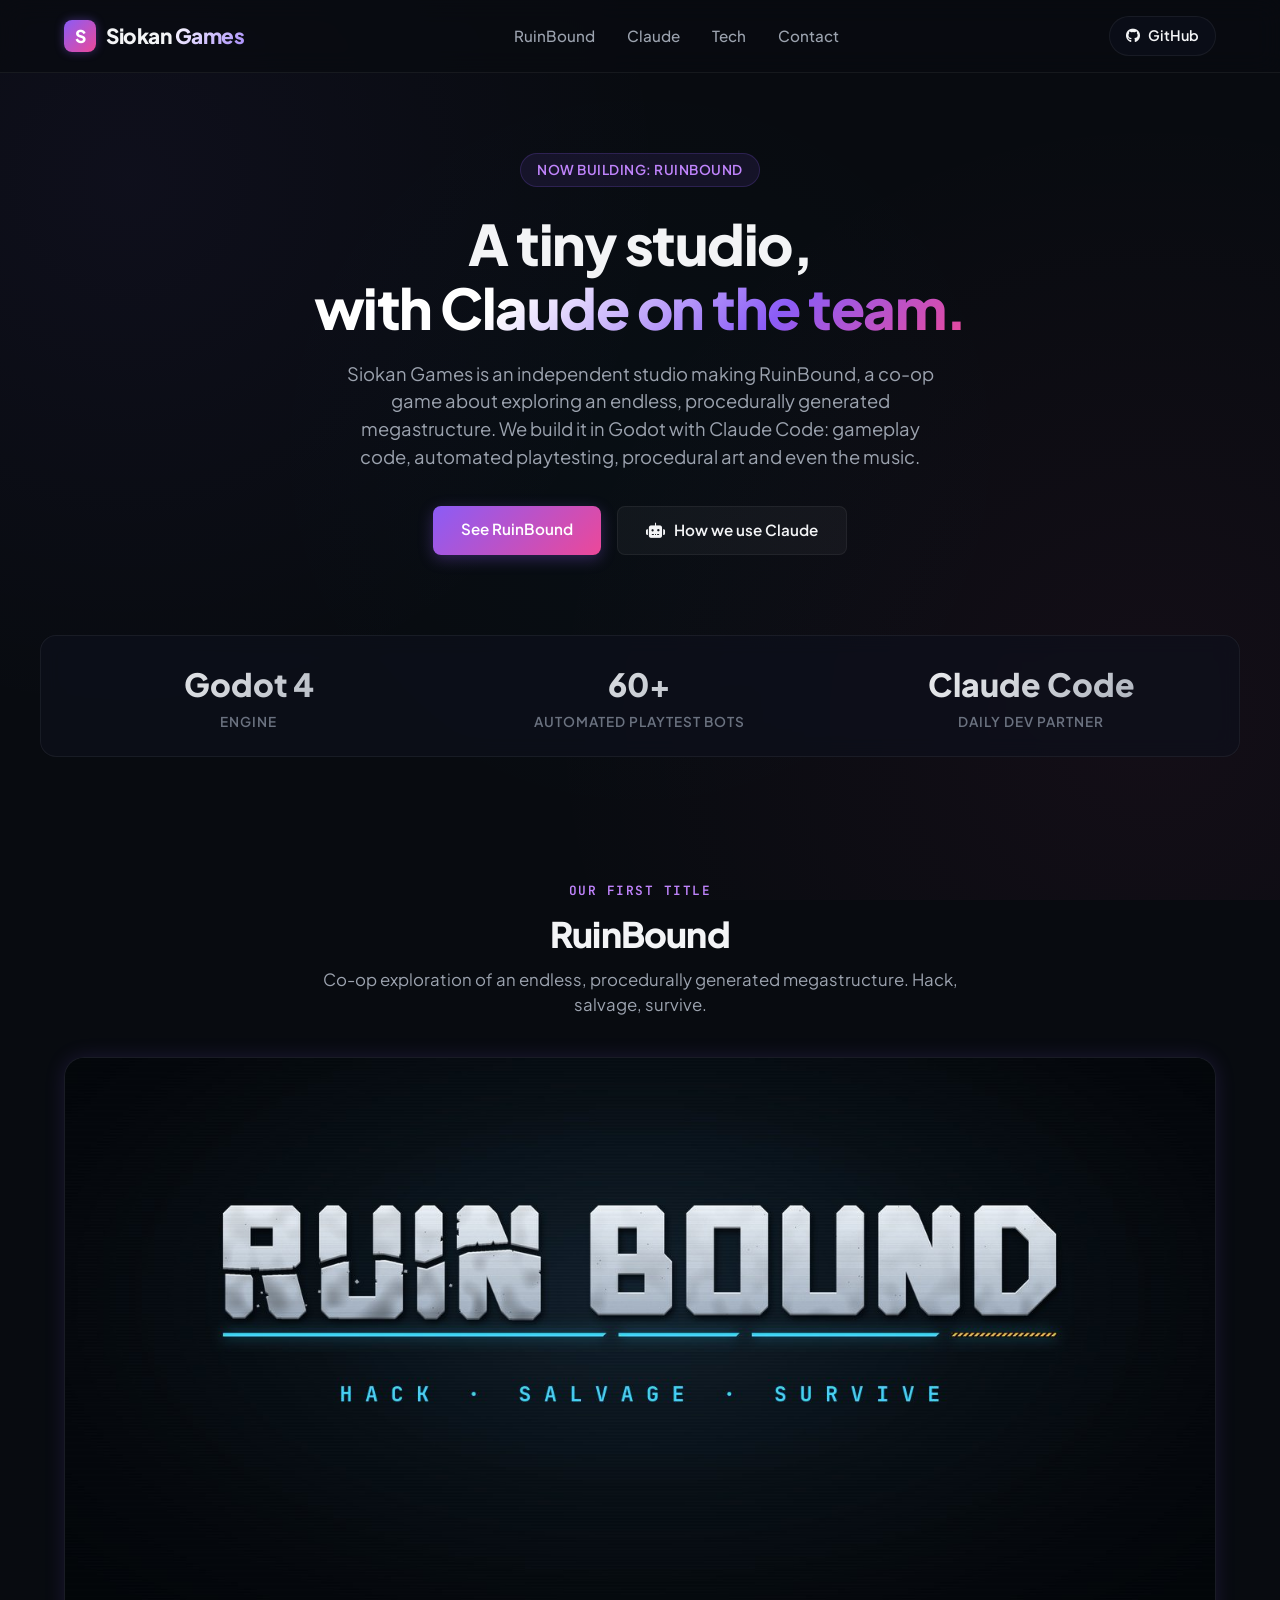
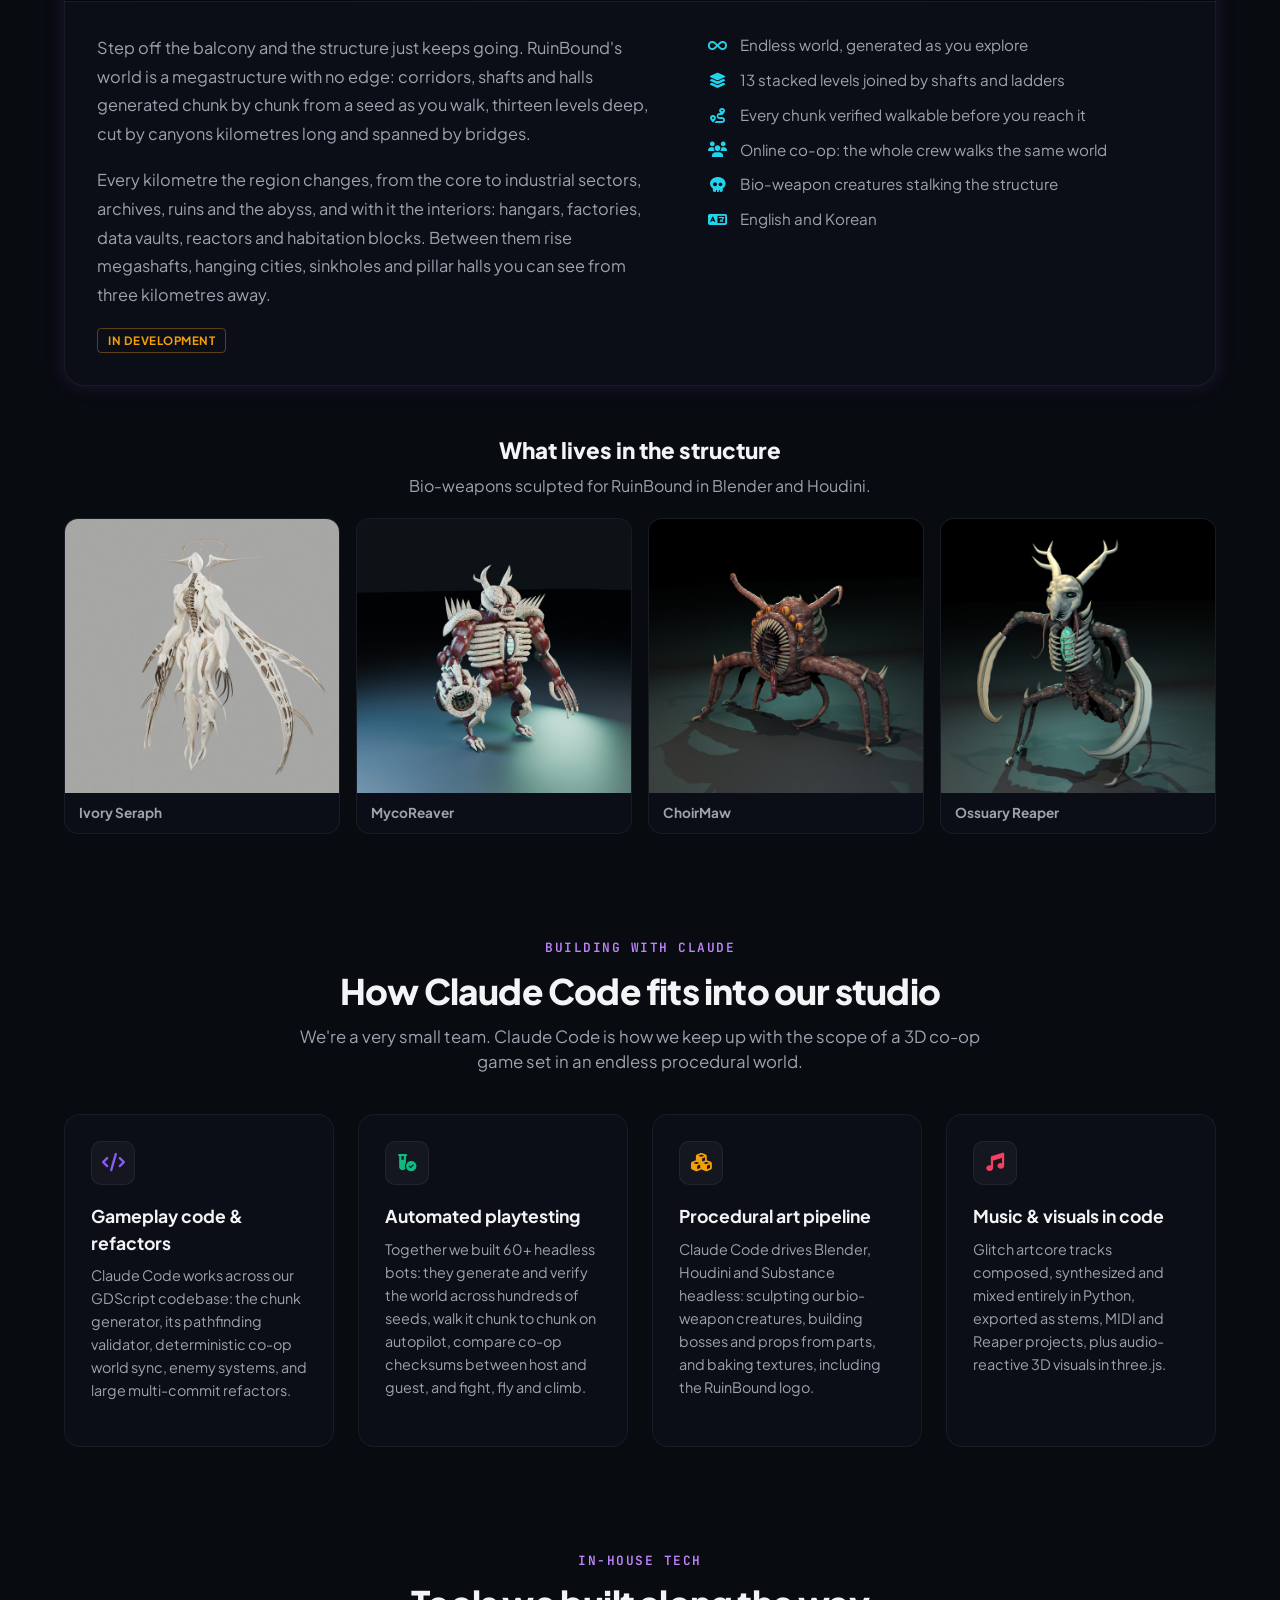
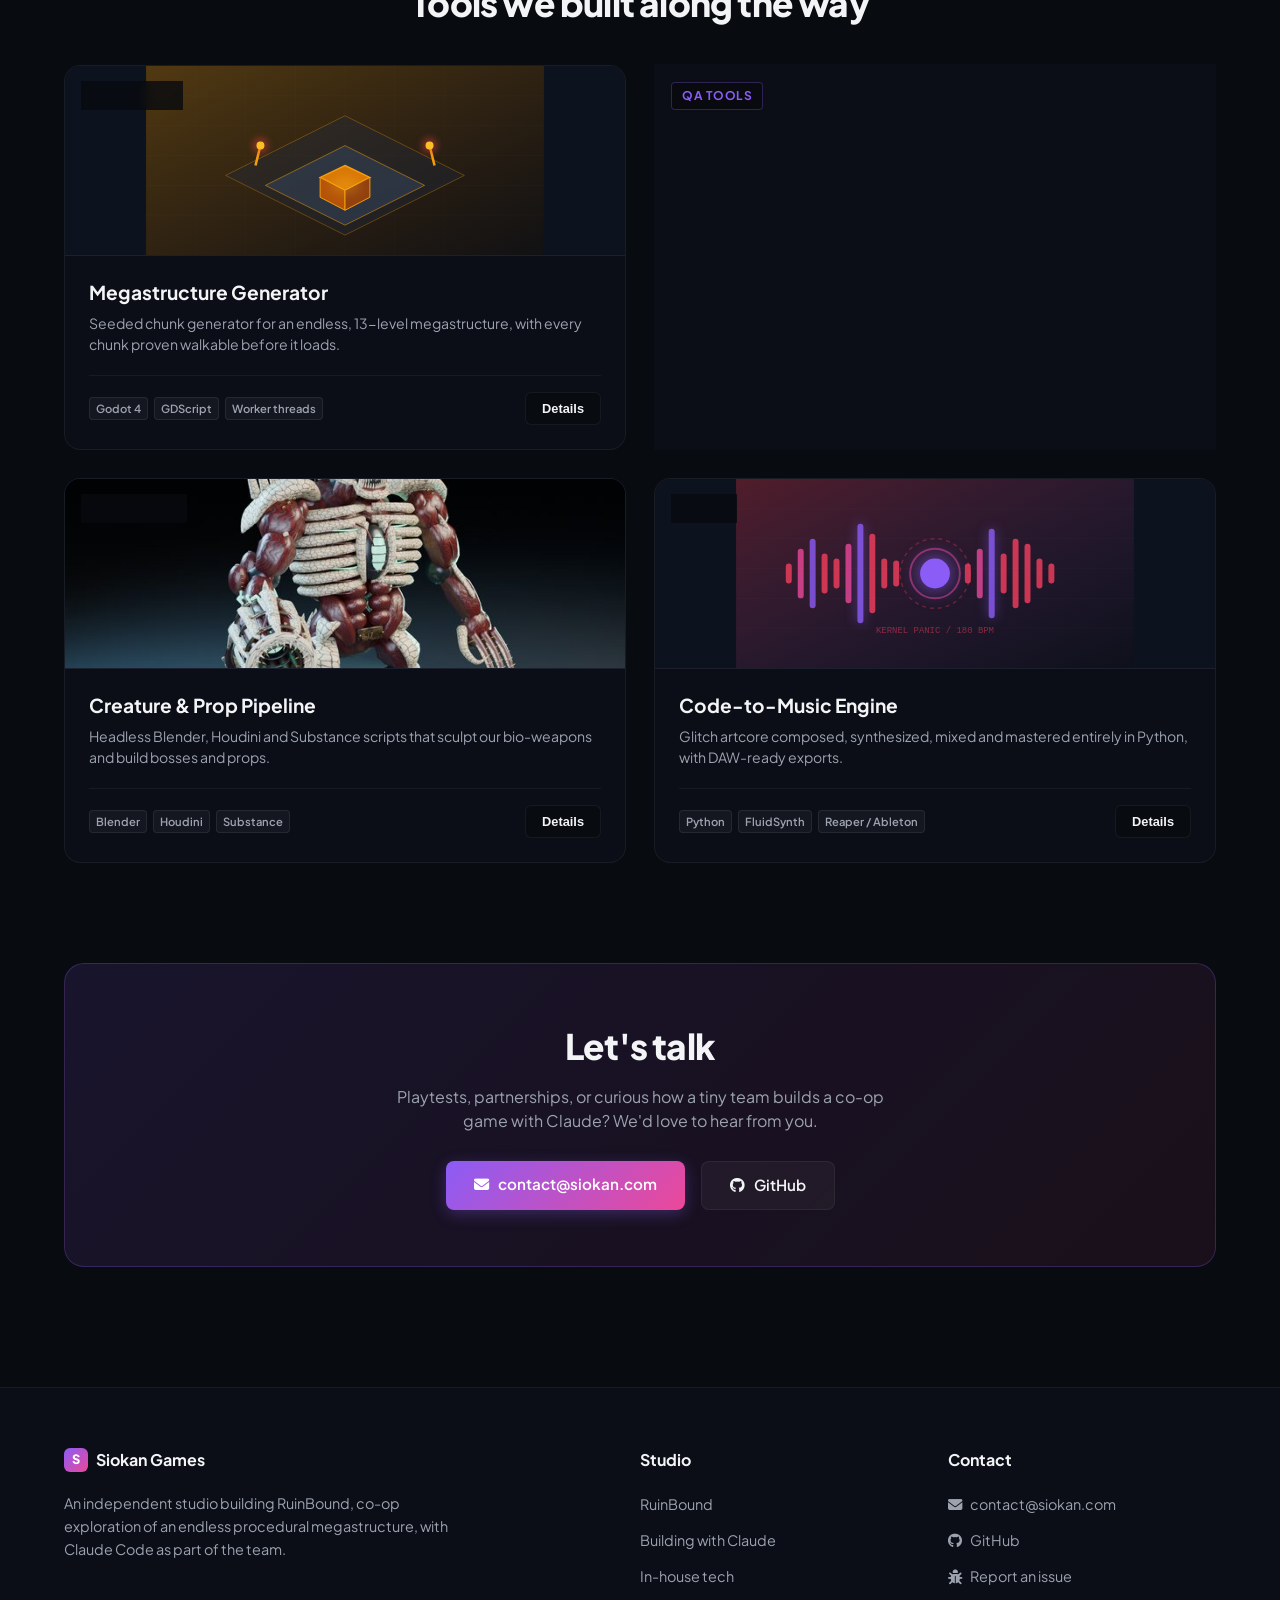
<file: index.html>
<!DOCTYPE html>
<html lang="en">
<head>
  <meta charset="utf-8">
  <meta name="viewport" content="width=device-width, initial-scale=1.0">
  <title>Siokan Games - Indie Studio Building RuinBound with Claude</title>
  <meta name="description" content="Siokan Games is a small indie studio building RuinBound, a co-op exploration game set in an endless procedural megastructure, with Claude Code across gameplay code, automated playtesting, procedural art and music.">
  <meta name="author" content="Siokan Games">
  <meta property="og:title" content="Siokan Games - Building RuinBound with Claude">
  <meta property="og:description" content="A small indie studio building RuinBound, co-op exploration of an endless procedural megastructure, with Claude Code as part of the team.">
  <meta property="og:url" content="https://siokan.com">
  <meta property="og:image" content="https://siokan.com/img/ruinbound-key.jpg">
  <meta property="og:type" content="website">
  <link rel="icon" href="img/ruinbound-icon.png">
  <link rel="stylesheet" href="style.css?v=5">

  <!-- FontAwesome for Icons -->
  <link rel="stylesheet" href="https://cdnjs.cloudflare.com/ajax/libs/font-awesome/6.4.0/css/all.min.css">
</head>
<body>

  <!-- Navigation Bar -->
  <header>
    <div class="container header-inner">
      <a href="#" class="logo">
        <div class="logo-icon">S</div>
        <div class="logo-text">Siokan <span>Games</span></div>
      </a>
      <ul class="nav-links">
        <li><a href="#game">RuinBound</a></li>
        <li><a href="#claude">Claude</a></li>
        <li><a href="#tech">Tech</a></li>
        <li><a href="#contact">Contact</a></li>
      </ul>
      <a href="https://github.com/Psocy" class="social-btn" target="_blank">
        <i class="fab fa-github"></i> GitHub
      </a>
    </div>
  </header>

  <!-- Hero Section -->
  <section class="hero container">
    <span class="hero-badge">NOW BUILDING: RUINBOUND</span>
    <h1>A tiny studio,<br><span class="gradient">with Claude on the team.</span></h1>
    <p class="hero-subtitle">
      Siokan Games is an independent studio making RuinBound, a co-op game about exploring an endless,
      procedurally generated megastructure. We build it in Godot with Claude Code: gameplay code, automated playtesting, procedural art and even the music.
    </p>
    <div class="hero-ctas">
      <a href="#game" class="btn-primary">See RuinBound</a>
      <a href="#claude" class="btn-secondary">
        <i class="fas fa-robot" style="margin-right: 6px;"></i> How we use Claude
      </a>
    </div>
  </section>

  <!-- Focus Strip -->
  <section class="stats container">
    <div class="stats-grid">
      <div class="stat-item">
        <h3>Godot 4</h3>
        <p>Engine</p>
      </div>
      <div class="stat-item">
        <h3>60+</h3>
        <p>Automated playtest bots</p>
      </div>
      <div class="stat-item">
        <h3>Claude Code</h3>
        <p>Daily dev partner</p>
      </div>
    </div>
  </section>

  <!-- Game Section -->
  <section class="section container" id="game">
    <div class="section-head">
      <span class="section-eyebrow">Our first title</span>
      <h2>RuinBound</h2>
      <p>Co-op exploration of an endless, procedurally generated megastructure. Hack, salvage, survive.</p>
    </div>
    <div class="game-card">
      <img src="img/ruinbound-key.jpg" alt="RuinBound logo: Hack, Salvage, Survive" class="game-key" width="1440" height="680">
      <div class="game-body">
        <div class="studio-grid">
          <div class="studio-text">
            <p>
              Step off the balcony and the structure just keeps going. RuinBound's world is a megastructure with no edge:
              corridors, shafts and halls generated chunk by chunk from a seed as you walk, thirteen levels deep,
              cut by canyons kilometres long and spanned by bridges.
            </p>
            <p>
              Every kilometre the region changes, from the core to industrial sectors, archives, ruins and the abyss, and
              with it the interiors: hangars, factories, data vaults, reactors and habitation blocks. Between them rise
              megashafts, hanging cities, sinkholes and pillar halls you can see from three kilometres away.
            </p>
            <span class="status-tag rnd">In development</span>
          </div>
          <ul class="game-facts">
            <li><i class="fas fa-infinity"></i> Endless world, generated as you explore</li>
            <li><i class="fas fa-layer-group"></i> 13 stacked levels joined by shafts and ladders</li>
            <li><i class="fas fa-route"></i> Every chunk verified walkable before you reach it</li>
            <li><i class="fas fa-users"></i> Online co-op: the whole crew walks the same world</li>
            <li><i class="fas fa-skull"></i> Bio-weapon creatures stalking the structure</li>
            <li><i class="fas fa-language"></i> English and Korean</li>
          </ul>
        </div>
      </div>
    </div>

    <div class="creature-head">
      <h3>What lives in the structure</h3>
      <p>Bio-weapons sculpted for RuinBound in Blender and Houdini.</p>
    </div>
    <div class="creature-grid">
      <figure><img src="img/ivory-seraph.jpg" alt="Ivory Seraph" loading="lazy" width="640" height="640"><figcaption>Ivory Seraph</figcaption></figure>
      <figure><img src="img/mycoreaver.jpg" alt="MycoReaver" loading="lazy" width="640" height="640"><figcaption>MycoReaver</figcaption></figure>
      <figure><img src="img/choirmaw.jpg" alt="ChoirMaw" loading="lazy" width="640" height="640"><figcaption>ChoirMaw</figcaption></figure>
      <figure><img src="img/ossuary-reaper.jpg" alt="Ossuary Reaper" loading="lazy" width="640" height="640"><figcaption>Ossuary Reaper</figcaption></figure>
    </div>
  </section>

  <!-- Claude Section -->
  <section class="section container" id="claude">
    <div class="section-head">
      <span class="section-eyebrow">Building with Claude</span>
      <h2>How Claude Code fits into our studio</h2>
      <p>We're a very small team. Claude Code is how we keep up with the scope of a 3D co-op game set in an endless procedural world.</p>
    </div>
    <div class="feature-grid">
      <div class="feature-card">
        <div class="feature-icon" style="color: var(--accent-primary);"><i class="fas fa-code"></i></div>
        <h3>Gameplay code &amp; refactors</h3>
        <p>Claude Code works across our GDScript codebase: the chunk generator, its pathfinding validator, deterministic co-op world sync, enemy systems, and large multi-commit refactors.</p>
      </div>
      <div class="feature-card">
        <div class="feature-icon" style="color: var(--accent-green);"><i class="fas fa-vial-circle-check"></i></div>
        <h3>Automated playtesting</h3>
        <p>Together we built 60+ headless bots: they generate and verify the world across hundreds of seeds, walk it chunk to chunk on autopilot, compare co-op checksums between host and guest, and fight, fly and climb.</p>
      </div>
      <div class="feature-card">
        <div class="feature-icon" style="color: var(--accent-amber);"><i class="fas fa-cubes"></i></div>
        <h3>Procedural art pipeline</h3>
        <p>Claude Code drives Blender, Houdini and Substance headless: sculpting our bio-weapon creatures, building bosses and props from parts, and baking textures, including the RuinBound logo.</p>
      </div>
      <div class="feature-card">
        <div class="feature-icon" style="color: var(--accent-rose);"><i class="fas fa-music"></i></div>
        <h3>Music &amp; visuals in code</h3>
        <p>Glitch artcore tracks composed, synthesized and mixed entirely in Python, exported as stems, MIDI and Reaper projects, plus audio-reactive 3D visuals in three.js.</p>
      </div>
    </div>
  </section>

  <!-- In-house Tech Section -->
  <section class="section container" id="tech">
    <div class="section-head">
      <span class="section-eyebrow">In-house tech</span>
      <h2>Tools we built along the way</h2>
    </div>
    <div class="assets-grid" id="assets-grid">
      <!-- Generated dynamically by app.js -->
    </div>
  </section>

  <!-- Tech Details Modal -->
  <div class="modal-overlay" id="modal-overlay">
    <div class="modal-container">
      <button class="modal-close" id="modal-close">
        <i class="fas fa-times"></i>
      </button>
      <!-- SVG dynamic graphic header representation -->
      <div class="modal-header-graphic" id="modal-graphic">
        <!-- SVG injected by JS -->
      </div>
      <div class="modal-content">
        <div class="modal-title-row">
          <h2 id="modal-title">Title</h2>
        </div>
        <div class="modal-tags" id="modal-tags">
          <!-- Tags injected by JS -->
        </div>
        <p class="modal-desc" id="modal-desc"></p>
        <div class="modal-features">
          <h4>Key Features</h4>
          <ul class="features-list" id="modal-features-list">
            <!-- Features injected by JS -->
          </ul>
        </div>
        <div class="modal-actions">
          <button onclick="closeModal()" class="btn-secondary">Close</button>
        </div>
      </div>
    </div>
  </div>

  <!-- Contact Section -->
  <section class="section container" id="contact">
    <div class="contact-card">
      <h2>Let's talk</h2>
      <p>Playtests, partnerships, or curious how a tiny team builds a co-op game with Claude? We'd love to hear from you.</p>
      <div class="hero-ctas">
        <a href="mailto:contact@siokan.com" class="btn-primary">
          <i class="fas fa-envelope" style="margin-right: 6px;"></i> contact@siokan.com
        </a>
        <a href="https://github.com/Psocy" class="btn-secondary" target="_blank">
          <i class="fab fa-github" style="margin-right: 6px;"></i> GitHub
        </a>
      </div>
    </div>
  </section>

  <!-- Footer -->
  <footer class="footer-info" id="about">
    <div class="container footer-grid">
      <div class="footer-col">
        <h4 style="display: flex; align-items: center; gap: 8px;">
          <span style="background: linear-gradient(135deg, var(--accent-primary), var(--accent-secondary)); width: 24px; height: 24px; border-radius: 6px; display: inline-flex; align-items: center; justify-content: center; font-size: 0.8rem; font-weight: 800; color: white;">S</span>
          Siokan Games
        </h4>
        <p style="margin-top: 15px; max-width: 400px;">
          An independent studio building RuinBound, co-op exploration of an endless procedural megastructure, with Claude Code as part of the team.
        </p>
      </div>
      <div class="footer-col">
        <h4>Studio</h4>
        <ul class="footer-links">
          <li><a href="#game">RuinBound</a></li>
          <li><a href="#claude">Building with Claude</a></li>
          <li><a href="#tech">In-house tech</a></li>
        </ul>
      </div>
      <div class="footer-col">
        <h4>Contact</h4>
        <ul class="footer-links">
          <li><a href="mailto:contact@siokan.com"><i class="fas fa-envelope" style="margin-right: 6px;"></i> contact@siokan.com</a></li>
          <li><a href="https://github.com/Psocy" target="_blank"><i class="fab fa-github" style="margin-right: 6px;"></i> GitHub</a></li>
          <li><a href="https://github.com/Psocy/Homepage/issues" target="_blank"><i class="fas fa-bug" style="margin-right: 6px;"></i> Report an issue</a></li>
        </ul>
      </div>
    </div>
    <div class="container copyright">
      <p>&copy; 2026 Siokan Games. All rights reserved.</p>
    </div>
  </footer>

  <script src="app.js?v=5"></script>
</body>
</html>
</file>
<file: style.css>
@import url('https://fonts.googleapis.com/css2?family=Plus+Jakarta+Sans:wght@300;400;500;600;700;800&family=JetBrains+Mono:wght@400;500;600&display=swap');

:root {
  --bg-dark: #080B10;
  --bg-card: rgba(13, 17, 28, 0.7);
  --bg-card-hover: rgba(20, 26, 42, 0.85);
  --border-glass: rgba(255, 255, 255, 0.06);
  --border-glass-hover: rgba(255, 255, 255, 0.12);
  
  --accent-primary: #8b5cf6; /* Violet */
  --accent-secondary: #ec4899; /* Pink */
  --accent-cyan: #06b6d4; /* Cyan */
  --accent-amber: #f59e0b; /* Amber */
  --accent-rose: #f43f5e; /* Rose */
  --accent-green: #10b981; /* Green */
  
  --text-main: #f3f4f6;
  --text-muted: #9ca3af;
  --text-dim: #6b7280;
  
  --font-sans: 'Plus Jakarta Sans', -apple-system, BlinkMacSystemFont, "Segoe UI", Roboto, sans-serif;
  --font-mono: 'JetBrains Mono', monospace;
  
  --shadow-glow: 0 0 20px rgba(139, 92, 246, 0.15);
  --shadow-glow-hover: 0 0 35px rgba(139, 92, 246, 0.3);
  
  --transition-smooth: all 0.3s cubic-bezier(0.4, 0, 0.2, 1);
}

* {
  box-sizing: border-box;
  margin: 0;
  padding: 0;
}

body {
  background-color: var(--bg-dark);
  color: var(--text-main);
  font-family: var(--font-sans);
  min-height: 100vh;
  overflow-x: hidden;
  line-height: 1.5;
  background-image: 
    radial-gradient(circle at 10% 20%, rgba(139, 92, 246, 0.05) 0%, transparent 40%),
    radial-gradient(circle at 90% 80%, rgba(236, 72, 153, 0.05) 0%, transparent 45%),
    radial-gradient(circle at 50% 50%, rgba(6, 182, 212, 0.02) 0%, transparent 50%);
  background-attachment: fixed;
}

/* Scrollbar styling */
::-webkit-scrollbar {
  width: 8px;
}
::-webkit-scrollbar-track {
  background: var(--bg-dark);
}
::-webkit-scrollbar-thumb {
  background: rgba(255, 255, 255, 0.1);
  border-radius: 4px;
}
::-webkit-scrollbar-thumb:hover {
  background: rgba(255, 255, 255, 0.2);
}

/* Global Container */
.container {
  max-width: 1200px;
  margin: 0 auto;
  padding: 0 24px;
}

/* Header & Navigation */
header {
  backdrop-filter: blur(12px);
  -webkit-backdrop-filter: blur(12px);
  background-color: rgba(8, 11, 16, 0.75);
  border-bottom: 1px solid var(--border-glass);
  position: sticky;
  top: 0;
  z-index: 100;
  padding: 16px 0;
}

.header-inner {
  display: flex;
  justify-content: space-between;
  align-items: center;
}

.logo {
  display: flex;
  align-items: center;
  gap: 10px;
  text-decoration: none;
  font-weight: 800;
  font-size: 1.3rem;
  letter-spacing: -0.5px;
  color: var(--text-main);
}

.logo-icon {
  background: linear-gradient(135deg, var(--accent-primary), var(--accent-secondary));
  width: 32px;
  height: 32px;
  border-radius: 8px;
  display: flex;
  align-items: center;
  justify-content: center;
  color: white;
  font-weight: 800;
  font-size: 1.1rem;
  box-shadow: 0 0 10px rgba(139, 92, 246, 0.4);
}

.logo-text span {
  background: linear-gradient(135deg, #fff, #a78bfa);
  -webkit-background-clip: text;
  -webkit-text-fill-color: transparent;
}

.nav-links {
  display: flex;
  gap: 32px;
  list-style: none;
}

.nav-links a {
  color: var(--text-muted);
  text-decoration: none;
  font-size: 0.95rem;
  font-weight: 500;
  transition: var(--transition-smooth);
}

.nav-links a:hover {
  color: var(--text-main);
  text-shadow: 0 0 8px rgba(255, 255, 255, 0.3);
}

.social-btn {
  background: var(--bg-card);
  border: 1px solid var(--border-glass);
  color: var(--text-main);
  padding: 8px 16px;
  border-radius: 30px;
  font-size: 0.9rem;
  font-weight: 600;
  text-decoration: none;
  display: flex;
  align-items: center;
  gap: 8px;
  transition: var(--transition-smooth);
}

.social-btn:hover {
  border-color: var(--accent-primary);
  background: rgba(139, 92, 246, 0.1);
  box-shadow: 0 0 15px rgba(139, 92, 246, 0.2);
}

/* Hero Section */
.hero {
  padding: 80px 0 60px 0;
  text-align: center;
  position: relative;
}

.hero-badge {
  display: inline-block;
  background: rgba(139, 92, 246, 0.1);
  border: 1px solid rgba(139, 92, 246, 0.2);
  color: #c084fc;
  padding: 6px 16px;
  border-radius: 50px;
  font-size: 0.85rem;
  font-weight: 600;
  margin-bottom: 24px;
  letter-spacing: 0.5px;
  animation: pulse 2s infinite;
}

@keyframes pulse {
  0% { box-shadow: 0 0 0 0 rgba(139, 92, 246, 0.4); }
  70% { box-shadow: 0 0 0 10px rgba(139, 92, 246, 0); }
  100% { box-shadow: 0 0 0 0 rgba(139, 92, 246, 0); }
}

.hero h1 {
  font-size: 3.5rem;
  font-weight: 800;
  line-height: 1.15;
  letter-spacing: -1.5px;
  margin-bottom: 20px;
}

.hero h1 span.gradient {
  background: linear-gradient(135deg, #fff 30%, var(--accent-primary) 70%, var(--accent-secondary));
  -webkit-background-clip: text;
  -webkit-text-fill-color: transparent;
}

.hero-subtitle {
  font-size: 1.15rem;
  color: var(--text-muted);
  max-width: 600px;
  margin: 0 auto 36px auto;
  font-weight: 400;
}

.hero-ctas {
  display: flex;
  justify-content: center;
  gap: 16px;
}

.btn-primary {
  background: linear-gradient(135deg, var(--accent-primary), var(--accent-secondary));
  color: white;
  border: none;
  padding: 12px 28px;
  border-radius: 8px;
  font-size: 0.95rem;
  font-weight: 600;
  text-decoration: none;
  cursor: pointer;
  box-shadow: 0 4px 15px rgba(139, 92, 246, 0.3);
  transition: var(--transition-smooth);
}

.btn-primary:hover {
  transform: translateY(-2px);
  box-shadow: 0 6px 20px rgba(139, 92, 246, 0.5);
}

.btn-secondary {
  background: rgba(255, 255, 255, 0.04);
  border: 1px solid var(--border-glass);
  color: var(--text-main);
  padding: 12px 28px;
  border-radius: 8px;
  font-size: 0.95rem;
  font-weight: 600;
  text-decoration: none;
  cursor: pointer;
  transition: var(--transition-smooth);
}

.btn-secondary:hover {
  background: rgba(255, 255, 255, 0.08);
  border-color: rgba(255, 255, 255, 0.2);
  transform: translateY(-2px);
}

/* Stats Section */
.stats {
  padding: 20px 0;
  margin-bottom: 60px;
}

.stats-grid {
  display: grid;
  grid-template-columns: repeat(3, 1fr);
  gap: 24px;
  background: var(--bg-card);
  backdrop-filter: blur(10px);
  border: 1px solid var(--border-glass);
  border-radius: 16px;
  padding: 24px;
  text-align: center;
}

.stat-item h3 {
  font-size: 2rem;
  font-weight: 800;
  background: linear-gradient(135deg, #fff, var(--text-muted));
  -webkit-background-clip: text;
  -webkit-text-fill-color: transparent;
  margin-bottom: 4px;
}

.stat-item p {
  color: var(--text-dim);
  font-size: 0.85rem;
  text-transform: uppercase;
  letter-spacing: 1px;
  font-weight: 600;
}

/* Assets Grid */
.assets-grid {
  display: grid;
  grid-template-columns: repeat(2, 1fr);
  gap: 28px;
}

.asset-card {
  background: var(--bg-card);
  backdrop-filter: blur(8px);
  border: 1px solid var(--border-glass);
  border-radius: 16px;
  overflow: hidden;
  display: flex;
  flex-direction: column;
  height: 100%;
  transition: var(--transition-smooth);
}

.asset-card:hover {
  transform: translateY(-6px);
  background: var(--bg-card-hover);
  border-color: var(--border-glass-hover);
  box-shadow: var(--shadow-glow-hover);
}

/* SVG Graphic Header */
.asset-preview {
  position: relative;
  height: 190px;
  background: #0d121f;
  display: flex;
  align-items: center;
  justify-content: center;
  overflow: hidden;
  border-bottom: 1px solid var(--border-glass);
}

.asset-preview svg {
  width: 100%;
  height: 100%;
}

.asset-badge {
  position: absolute;
  top: 16px;
  left: 16px;
  background: rgba(8, 11, 16, 0.8);
  backdrop-filter: blur(4px);
  border: 1px solid rgba(255, 255, 255, 0.1);
  padding: 4px 10px;
  border-radius: 4px;
  font-size: 0.75rem;
  font-weight: 700;
  text-transform: uppercase;
  letter-spacing: 0.5px;
}

.badge-shaders { color: var(--accent-cyan); border-color: rgba(6, 182, 212, 0.3); }
.badge-tools { color: var(--accent-primary); border-color: rgba(139, 92, 246, 0.3); }
.badge-3d { color: var(--accent-amber); border-color: rgba(245, 158, 11, 0.3); }
.badge-audio { color: var(--accent-rose); border-color: rgba(244, 63, 94, 0.3); }

.asset-body {
  padding: 24px;
  display: flex;
  flex-direction: column;
  flex-grow: 1;
}

.asset-title {
  font-size: 1.2rem;
  font-weight: 700;
  margin-bottom: 8px;
  line-height: 1.3;
}

.asset-desc {
  font-size: 0.88rem;
  color: var(--text-muted);
  margin-bottom: 20px;
  flex-grow: 1;
  display: -webkit-box;
  -webkit-line-clamp: 2;
  -webkit-box-orient: vertical;
  overflow: hidden;
}

.asset-platform {
  display: flex;
  flex-wrap: wrap;
  gap: 6px;
}

.platform-tag {
  font-size: 0.7rem;
  font-weight: 600;
  background: rgba(255, 255, 255, 0.04);
  border: 1px solid rgba(255, 255, 255, 0.08);
  padding: 2px 6px;
  border-radius: 4px;
  color: var(--text-muted);
}

.asset-footer {
  display: flex;
  justify-content: space-between;
  align-items: center;
  gap: 12px;
  padding-top: 16px;
  border-top: 1px solid rgba(255, 255, 255, 0.05);
}

.btn-card-cta {
  background: var(--bg-dark);
  border: 1px solid var(--border-glass);
  color: var(--text-main);
  padding: 8px 16px;
  border-radius: 6px;
  font-size: 0.8rem;
  font-weight: 600;
  cursor: pointer;
  transition: var(--transition-smooth);
}

.asset-card:hover .btn-card-cta {
  background: var(--accent-primary);
  border-color: var(--accent-primary);
  color: white;
  box-shadow: 0 4px 12px rgba(139, 92, 246, 0.3);
}

/* Modal Styling */
.modal-overlay {
  position: fixed;
  top: 0;
  left: 0;
  right: 0;
  bottom: 0;
  background: rgba(5, 7, 10, 0.85);
  backdrop-filter: blur(12px);
  z-index: 1000;
  display: flex;
  align-items: center;
  justify-content: center;
  opacity: 0;
  pointer-events: none;
  transition: opacity 0.3s ease;
  padding: 20px;
}

.modal-overlay.open {
  opacity: 1;
  pointer-events: auto;
}

.modal-container {
  background: #0c0f17;
  border: 1px solid var(--border-glass-hover);
  border-radius: 20px;
  max-width: 750px;
  width: 100%;
  max-height: 90vh;
  overflow-y: auto;
  box-shadow: 0 10px 40px rgba(0, 0, 0, 0.5), var(--shadow-glow);
  position: relative;
  transform: translateY(20px);
  transition: transform 0.3s cubic-bezier(0.4, 0, 0.2, 1);
}

.modal-overlay.open .modal-container {
  transform: translateY(0);
}

.modal-close {
  position: absolute;
  top: 16px;
  right: 16px;
  background: rgba(255, 255, 255, 0.05);
  border: 1px solid var(--border-glass);
  color: var(--text-main);
  width: 36px;
  height: 36px;
  border-radius: 50%;
  display: flex;
  align-items: center;
  justify-content: center;
  cursor: pointer;
  z-index: 10;
  transition: var(--transition-smooth);
}

.modal-close:hover {
  background: rgba(255, 255, 255, 0.1);
  transform: rotate(90deg);
}

.modal-header-graphic {
  height: 240px;
  background: #0d121f;
  position: relative;
  display: flex;
  align-items: center;
  justify-content: center;
}

.modal-header-graphic svg {
  width: 100%;
  height: 100%;
}

.modal-content {
  padding: 32px;
}

.modal-title-row {
  display: flex;
  justify-content: space-between;
  align-items: flex-start;
  margin-bottom: 12px;
  flex-wrap: wrap;
  gap: 16px;
}

.modal-title-row h2 {
  font-size: 1.75rem;
  font-weight: 800;
  line-height: 1.2;
}

.modal-tags {
  display: flex;
  gap: 8px;
  margin-bottom: 24px;
  flex-wrap: wrap;
}

.modal-tag {
  font-size: 0.75rem;
  font-weight: 600;
  padding: 4px 10px;
  border-radius: 4px;
  background: rgba(255, 255, 255, 0.03);
  border: 1px solid var(--border-glass);
}

.modal-desc {
  color: var(--text-muted);
  font-size: 0.95rem;
  line-height: 1.6;
  margin-bottom: 24px;
}

.modal-features {
  background: rgba(255, 255, 255, 0.02);
  border: 1px solid var(--border-glass);
  border-radius: 12px;
  padding: 20px;
  margin-bottom: 30px;
}

.modal-features h4 {
  font-size: 0.95rem;
  font-weight: 700;
  margin-bottom: 12px;
  letter-spacing: 0.5px;
  text-transform: uppercase;
  color: var(--text-main);
}

.features-list {
  list-style: none;
  display: grid;
  grid-template-columns: repeat(2, 1fr);
  gap: 10px;
}

@media (max-width: 600px) {
  .features-list {
    grid-template-columns: 1fr;
  }
}

.features-list li {
  font-size: 0.88rem;
  color: var(--text-muted);
  display: flex;
  align-items: center;
  gap: 8px;
}

.features-list li::before {
  content: "✦";
  color: var(--accent-primary);
  font-size: 0.8rem;
}

.modal-actions {
  display: flex;
  gap: 16px;
}

.modal-actions .btn-secondary {
  flex-grow: 1;
  text-align: center;
}

/* Content Sections */
.section {
  padding: 40px 24px 60px 24px;
  scroll-margin-top: 80px;
}

.section-head {
  text-align: center;
  max-width: 680px;
  margin: 0 auto 40px auto;
}

.section-eyebrow {
  display: inline-block;
  font-family: var(--font-mono);
  font-size: 0.8rem;
  font-weight: 600;
  color: #c084fc;
  text-transform: uppercase;
  letter-spacing: 1.5px;
  margin-bottom: 12px;
}

.section-head h2 {
  font-size: 2.2rem;
  font-weight: 800;
  line-height: 1.2;
  letter-spacing: -0.8px;
  margin-bottom: 12px;
}

.section-head p {
  color: var(--text-muted);
  font-size: 1.05rem;
}

/* Studio */
.studio-grid {
  display: grid;
  grid-template-columns: 1.2fr 1fr;
  gap: 40px;
  align-items: start;
}

.studio-text p {
  color: var(--text-muted);
  font-size: 1.02rem;
  line-height: 1.75;
  margin-bottom: 18px;
}

/* Game */
.game-card {
  background: var(--bg-card);
  border: 1px solid var(--border-glass);
  border-radius: 20px;
  overflow: hidden;
  box-shadow: var(--shadow-glow);
}

.game-key {
  display: block;
  width: 100%;
  height: auto;
  border-bottom: 1px solid var(--border-glass);
}

.game-body {
  padding: 32px;
}

.game-body .status-tag {
  display: inline-block;
}

.game-facts {
  list-style: none;
  display: grid;
  gap: 12px;
}

.game-facts li {
  display: flex;
  align-items: center;
  gap: 12px;
  color: var(--text-muted);
  font-size: 0.95rem;
}

.game-facts i {
  width: 20px;
  text-align: center;
  color: #22d3ee;
}

.creature-head {
  text-align: center;
  margin: 48px 0 20px 0;
}

.creature-head h3 {
  font-size: 1.4rem;
  font-weight: 800;
  margin-bottom: 6px;
}

.creature-head p {
  color: var(--text-muted);
}

.creature-grid {
  display: grid;
  grid-template-columns: repeat(4, 1fr);
  gap: 16px;
}

.creature-grid figure {
  background: var(--bg-card);
  border: 1px solid var(--border-glass);
  border-radius: 14px;
  overflow: hidden;
}

.creature-grid img {
  display: block;
  width: 100%;
  height: auto;
}

.creature-grid figcaption {
  padding: 10px 14px;
  font-size: 0.85rem;
  font-weight: 700;
  color: var(--text-muted);
}

.asset-preview img {
  width: 100%;
  height: 100%;
  object-fit: cover;
}

/* Claude Feature Cards */
.feature-grid {
  display: grid;
  grid-template-columns: repeat(auto-fit, minmax(240px, 1fr));
  gap: 24px;
}

.feature-card {
  background: var(--bg-card);
  backdrop-filter: blur(8px);
  border: 1px solid var(--border-glass);
  border-radius: 16px;
  padding: 26px;
  display: flex;
  flex-direction: column;
  transition: var(--transition-smooth);
}

.feature-card:hover {
  transform: translateY(-4px);
  border-color: var(--border-glass-hover);
  box-shadow: var(--shadow-glow-hover);
}

.feature-icon {
  width: 44px;
  height: 44px;
  border-radius: 10px;
  background: rgba(255, 255, 255, 0.04);
  border: 1px solid var(--border-glass);
  display: flex;
  align-items: center;
  justify-content: center;
  font-size: 1.15rem;
  margin-bottom: 18px;
}

.feature-card h3 {
  font-size: 1.1rem;
  font-weight: 700;
  margin-bottom: 8px;
}

.feature-card p {
  color: var(--text-muted);
  font-size: 0.9rem;
  line-height: 1.6;
  flex-grow: 1;
  margin-bottom: 18px;
}

.status-tag {
  align-self: flex-start;
  font-size: 0.72rem;
  font-weight: 700;
  text-transform: uppercase;
  letter-spacing: 0.5px;
  padding: 3px 10px;
  border-radius: 4px;
  border: 1px solid;
}

.status-tag.in-use { color: var(--accent-green); border-color: rgba(16, 185, 129, 0.35); }
.status-tag.rnd { color: var(--accent-amber); border-color: rgba(245, 158, 11, 0.35); }

/* Contact */
.contact-card {
  text-align: center;
  background: linear-gradient(135deg, rgba(139, 92, 246, 0.12), rgba(236, 72, 153, 0.08));
  border: 1px solid rgba(139, 92, 246, 0.25);
  border-radius: 20px;
  padding: 56px 32px;
}

.contact-card h2 {
  font-size: 2.2rem;
  font-weight: 800;
  letter-spacing: -0.8px;
  margin-bottom: 12px;
}

.contact-card p {
  color: var(--text-muted);
  max-width: 520px;
  margin: 0 auto 28px auto;
}

/* About & Contact Section */
.footer-info {
  background: var(--bg-card);
  backdrop-filter: blur(10px);
  border-top: 1px solid var(--border-glass);
  padding: 60px 0 30px 0;
  margin-top: 60px;
}

.footer-grid {
  display: grid;
  grid-template-columns: 2fr 1fr 1fr;
  gap: 40px;
  margin-bottom: 40px;
}

@media (max-width: 768px) {
  .footer-grid {
    grid-template-columns: 1fr;
    gap: 30px;
  }
  .stats-grid {
    grid-template-columns: 1fr;
    gap: 16px;
  }
  .hero h1 {
    font-size: 2.5rem;
  }
  .nav-links {
    display: none;
  }
  .hero {
    padding: 56px 0 40px 0;
  }
  .hero-ctas {
    flex-wrap: wrap;
  }
  .section-head h2,
  .contact-card h2 {
    font-size: 1.6rem;
  }
  .studio-grid {
    grid-template-columns: 1fr;
  }
  .assets-grid {
    grid-template-columns: 1fr;
  }
  .contact-card {
    padding: 40px 20px;
  }
  .game-body {
    padding: 24px 20px;
  }
  .creature-grid {
    grid-template-columns: repeat(2, 1fr);
  }
}

.footer-col h4 {
  font-size: 1rem;
  font-weight: 700;
  margin-bottom: 20px;
  color: var(--text-main);
}

.footer-col p {
  color: var(--text-muted);
  font-size: 0.9rem;
  line-height: 1.6;
}

.footer-links {
  list-style: none;
}

.footer-links li {
  margin-bottom: 12px;
}

.footer-links a {
  color: var(--text-muted);
  text-decoration: none;
  font-size: 0.9rem;
  transition: var(--transition-smooth);
}

.footer-links a:hover {
  color: var(--accent-primary);
}

.copyright {
  text-align: center;
  font-size: 0.8rem;
  color: var(--text-dim);
  padding-top: 30px;
  border-top: 1px solid rgba(255, 255, 255, 0.05);
}

/* Animations */
.fade-in {
  animation: fadeIn 0.6s ease-out forwards;
}

@keyframes fadeIn {
  from { opacity: 0; transform: translateY(15px); }
  to { opacity: 1; transform: translateY(0); }
}
</file>
